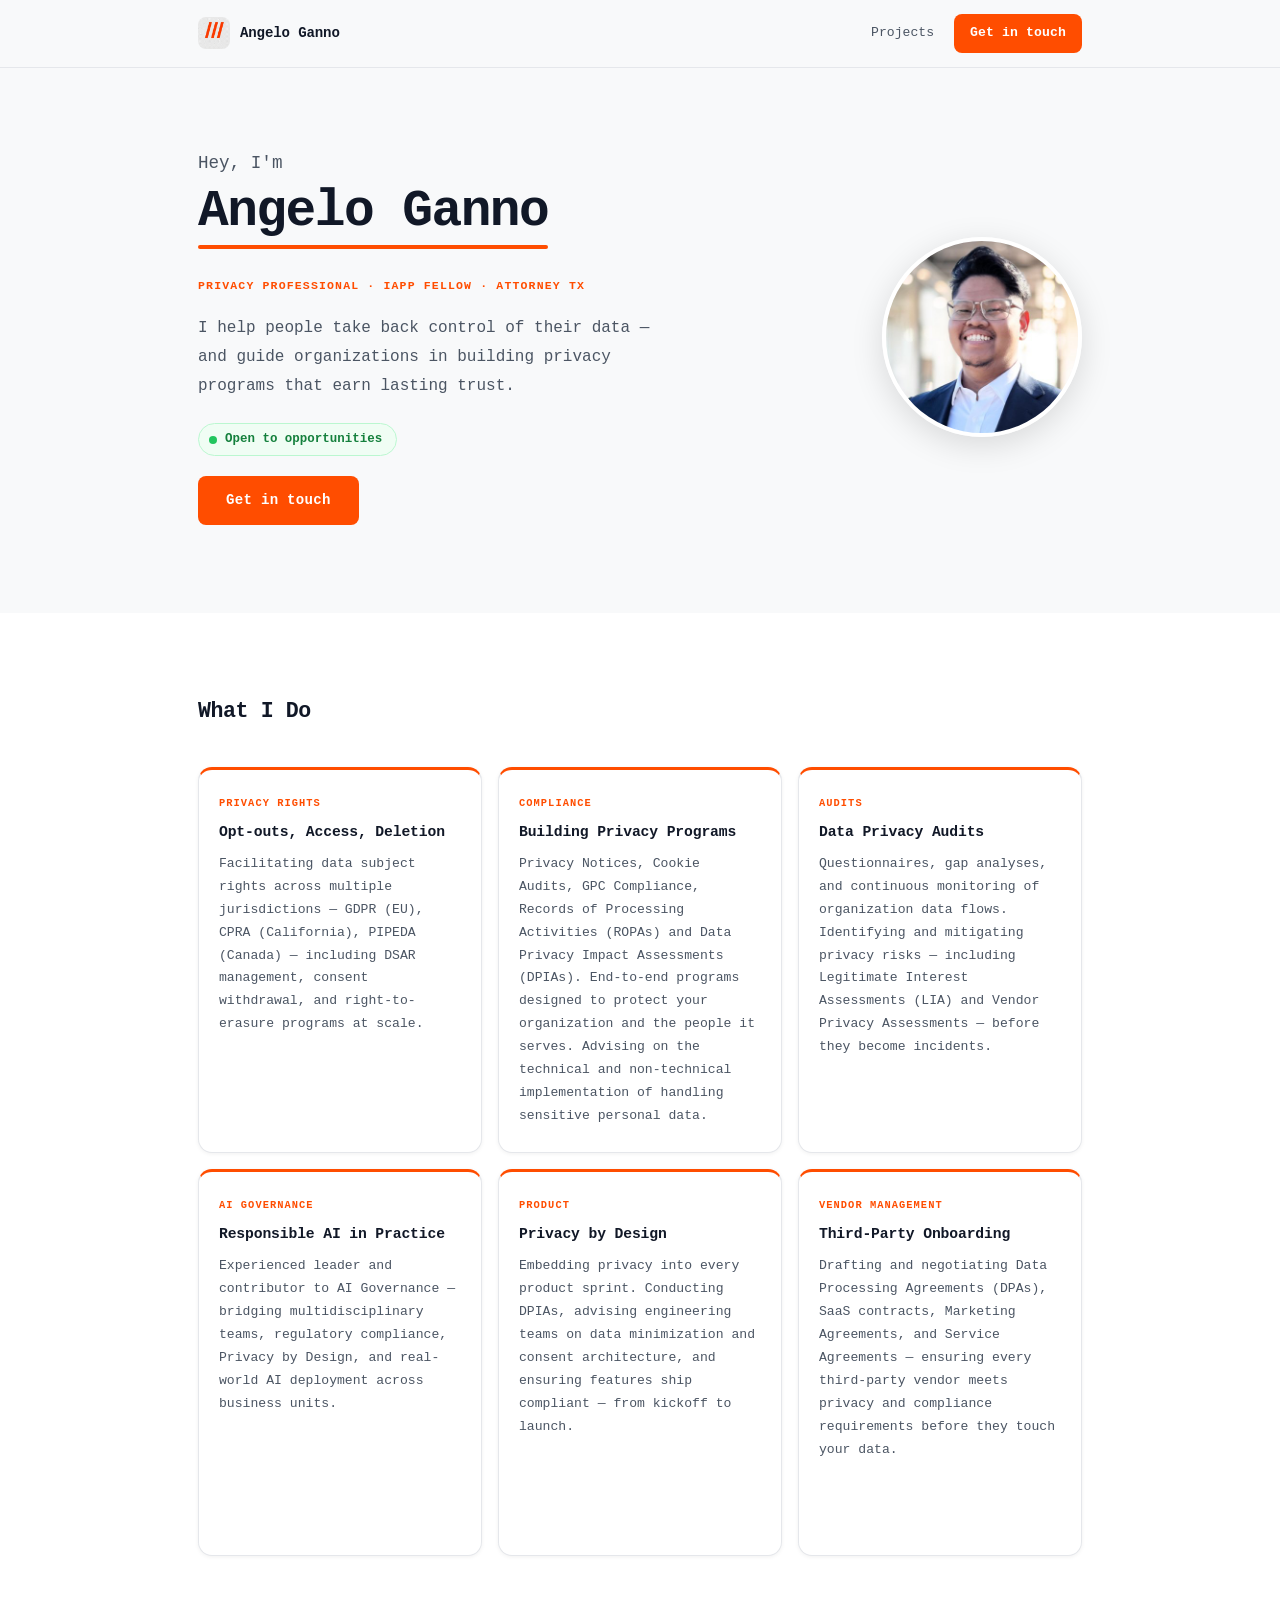
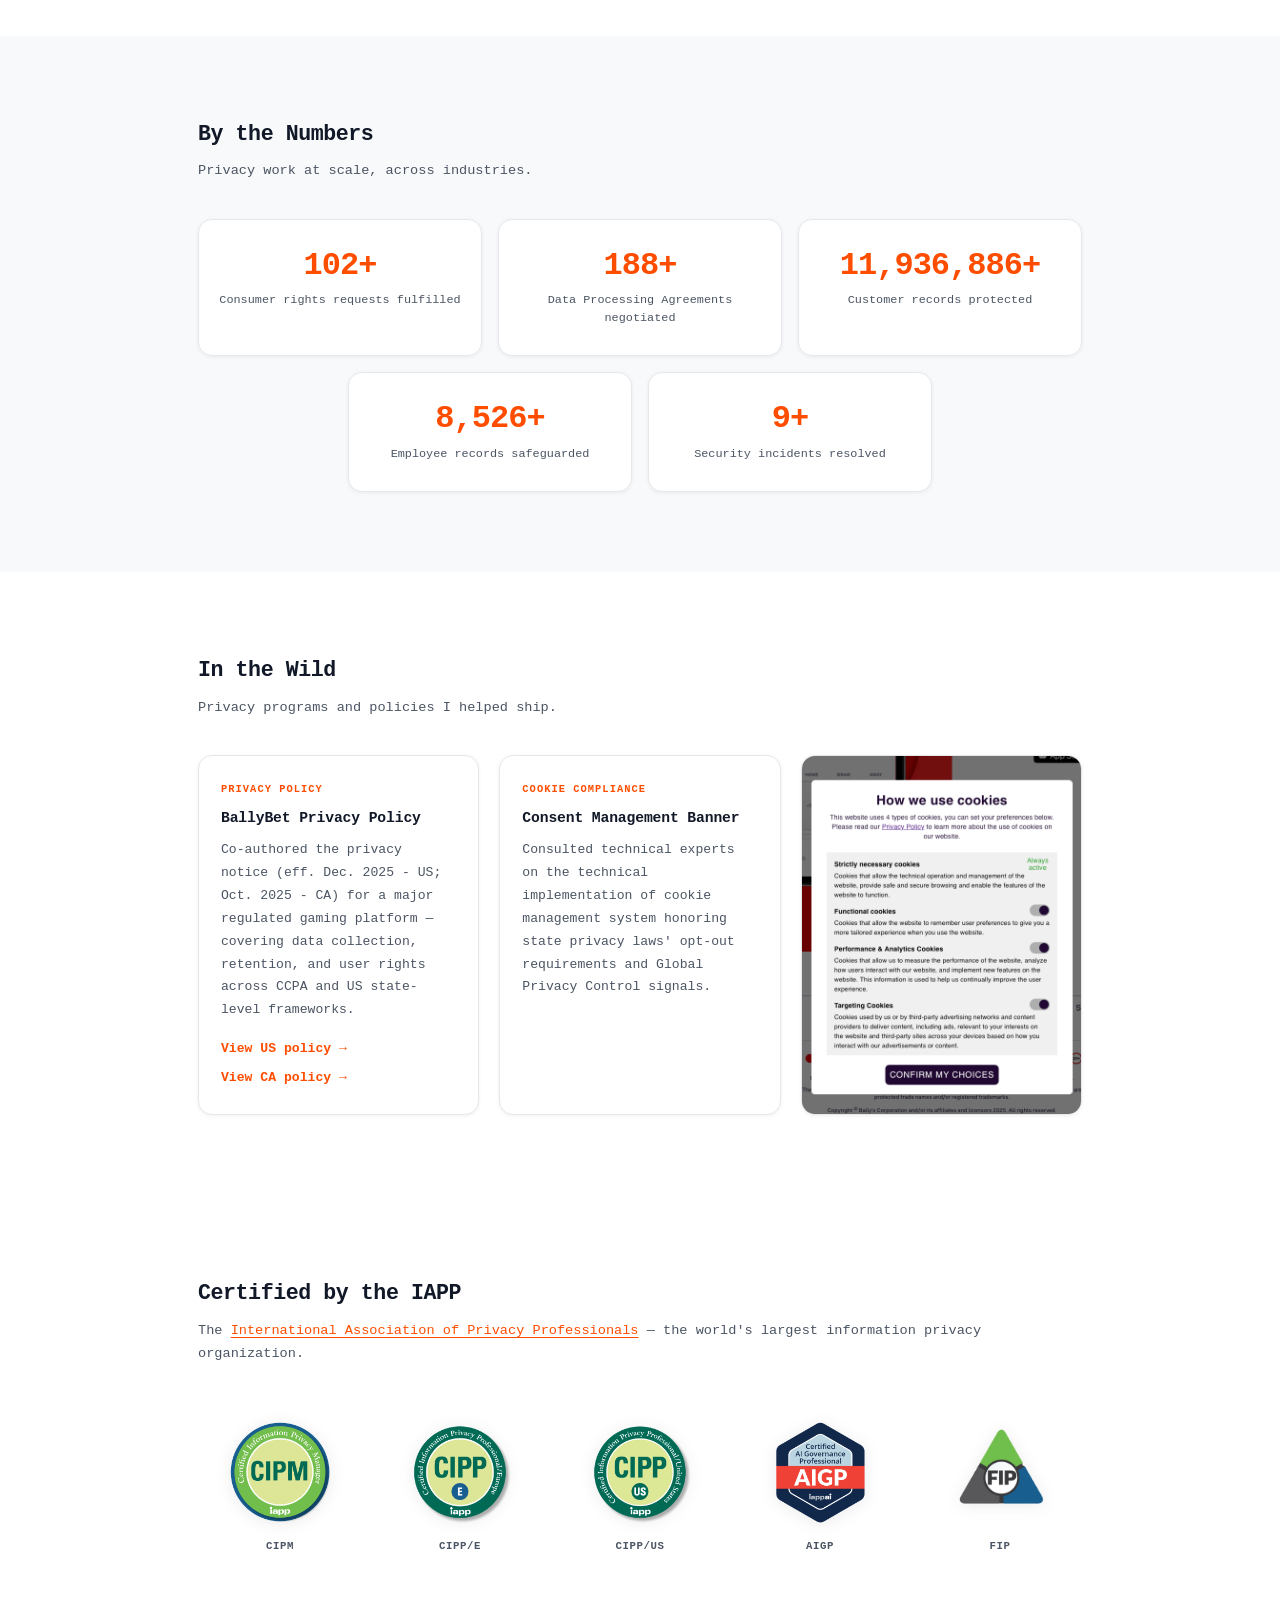
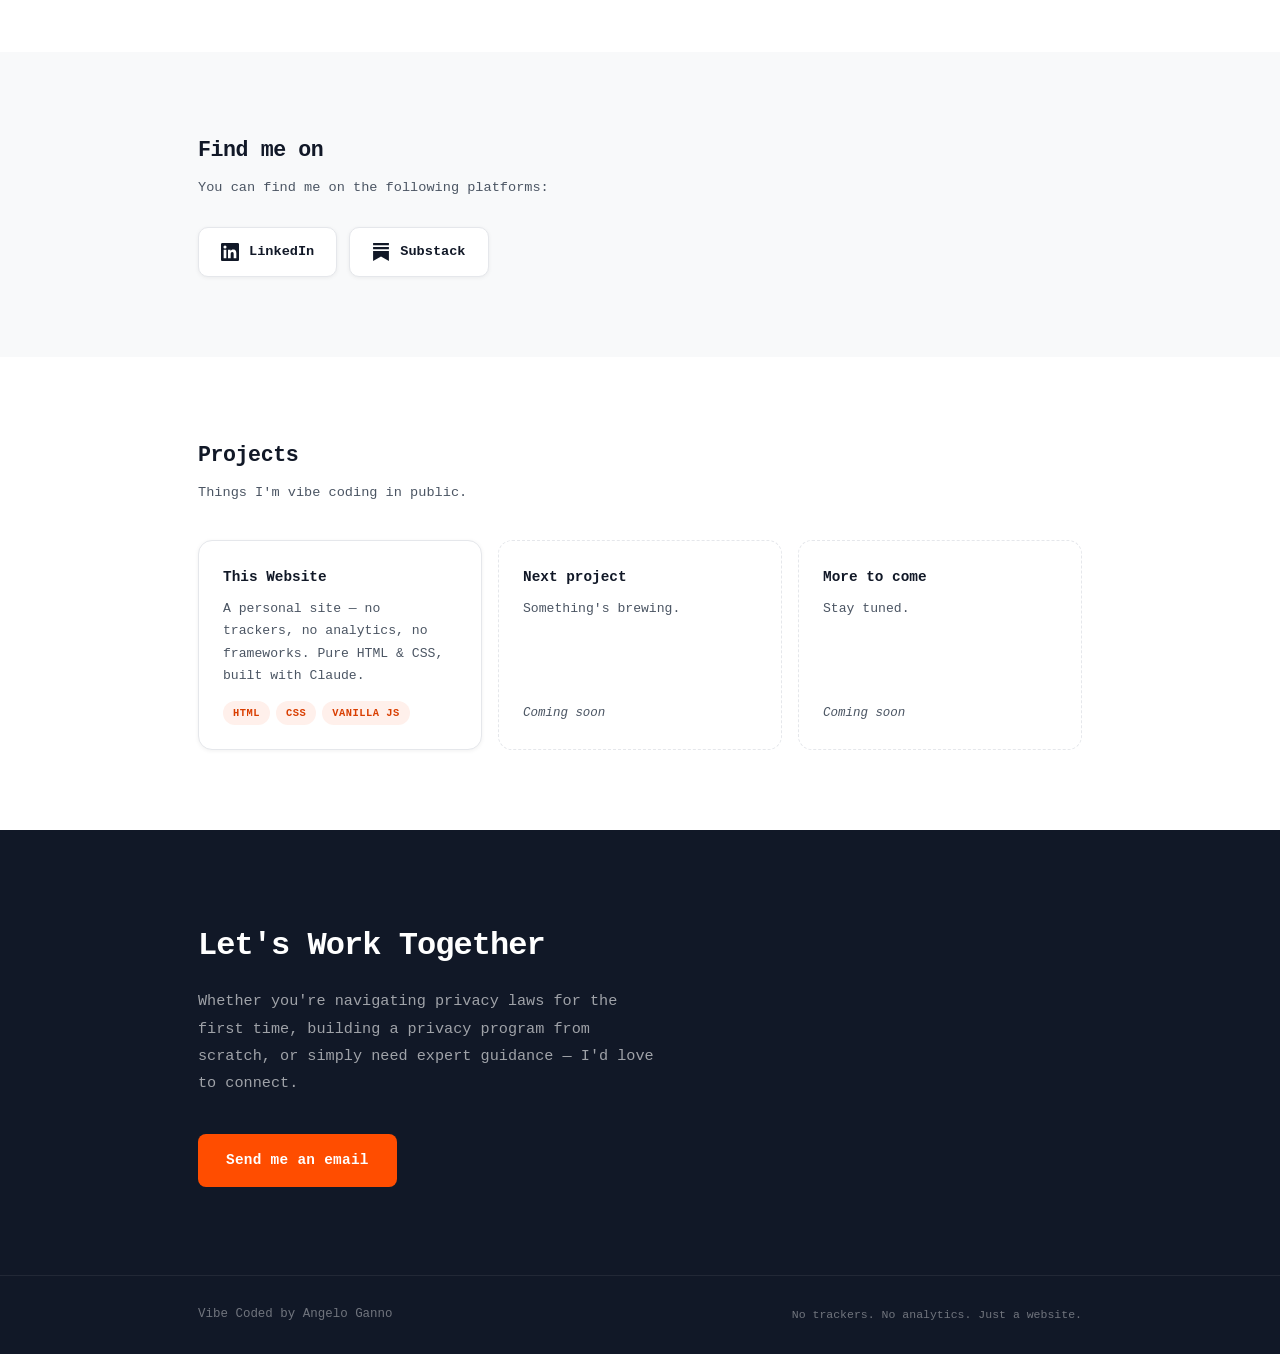
<file: index.html>
<!DOCTYPE html>
<html lang="en">
<head>
  <meta charset="UTF-8">
  <meta name="viewport" content="width=device-width, initial-scale=1.0">
  <meta name="description" content="Angelo Ganno — Privacy Professional. IAPP Fellow. Helping individuals and organizations navigate data privacy compliance across 12+ jurisdictions.">
  <meta name="robots" content="index, follow">

  <!-- Open Graph / Social Preview -->
  <meta property="og:title" content="Angelo Ganno — Privacy Professional">
  <meta property="og:description" content="IAPP Fellow. 5x Certified. Helping organizations build compliant privacy programs across 12+ jurisdictions.">
  <meta property="og:image" content="assets/images/angelo-photo.jpg">
  <meta property="og:type" content="profile">
  <meta name="twitter:card" content="summary_large_image">
  <meta name="twitter:title" content="Angelo Ganno — Privacy Professional">
  <meta name="twitter:description" content="IAPP Fellow. 5x Certified. Helping organizations build compliant privacy programs across 12+ jurisdictions.">
  <meta name="twitter:image" content="assets/images/angelo-photo.jpg">

  <title>Angelo Ganno — Privacy Professional</title>
  <link rel="stylesheet" href="style.css">

  <!-- JSON-LD Person Schema -->
  <script type="application/ld+json">
  {
    "@context": "https://schema.org",
    "@type": "Person",
    "name": "Angelo Ganno",
    "jobTitle": "Privacy Professional",
    "description": "IAPP Fellow and 5x certified privacy professional helping organizations build compliant privacy programs across 12+ jurisdictions.",
    "sameAs": [
      "https://linkedin.com/in/angelo-ganno",
      "https://substack.com/@angeloeth"
    ]
  }
  </script>
</head>
<body>

  <!-- ═══ NAV ═══ -->
  <nav class="nav">
    <div class="nav__inner">
      <a href="index.html" class="nav__brand">
        <img
          src="assets/images/Gemini_Generated_Image_gm3vv6gm3vv6gm3v.png"
          alt="Angelo Ganno logo"
          class="nav__logo"
        >
        <span class="nav__name">Angelo Ganno</span>
      </a>
      <div class="nav__right">
        <a href="projects.html" class="nav__link">Projects</a>
        <a href="#contact" class="nav__cta">Get in touch</a>
      </div>
    </div>
  </nav>

  <!-- ═══ HERO ═══ -->
  <!--
    SETUP: Save your headshot as:
      assets/images/angelo-photo.jpg
  -->
  <header class="hero">
    <div class="container">
      <div class="hero__inner">

        <div class="hero__text">
          <p class="hero__greeting">Hey, I'm</p>
          <div class="hero__name-wrap">
            <h1 class="hero__name">Angelo Ganno</h1>
          </div>
          <p class="hero__eyebrow">Privacy Professional · IAPP Fellow · Attorney TX</p>
          <p class="hero__sub">
            I help people take back control of their data — and guide
            organizations in building privacy programs that earn lasting trust.
          </p>

          <div class="hero__availability">
            <span class="hero__dot" aria-hidden="true"></span>
            Open to opportunities
          </div>

          <div class="hero__cta-row">
            <a href="#contact" class="hero__cta-btn">Get in touch</a>
          </div>
        </div>

        <div class="hero__photo">
          <img
            src="assets/images/angelo-photo.jpg"
            alt="Angelo Ganno"
            width="200"
            height="200"
          >
        </div>

      </div>
    </div>
  </header>

  <!-- ═══ WHAT I DO ═══ -->
  <section class="section section--alt">
    <div class="container">
      <h2 class="section__title">What I Do</h2>
      <div class="card-grid">

        <!-- Card 1: Privacy Rights -->
        <div class="card">
          <p class="card__label">Privacy Rights</p>
          <h3 class="card__title">Opt-outs, Access, Deletion</h3>
          <p class="card__body">
            Facilitating data subject rights across multiple jurisdictions —
            GDPR (EU), CPRA (California), PIPEDA (Canada) —
            including DSAR management, consent withdrawal, and right-to-erasure
            programs at scale.
          </p>
        </div>

        <!-- Card 2: Compliance -->
        <div class="card">
          <p class="card__label">Compliance</p>
          <h3 class="card__title">Building Privacy Programs</h3>
          <p class="card__body">
            Privacy Notices, Cookie Audits, GPC Compliance, Records of
            Processing Activities (ROPAs) and Data Privacy Impact Assessments (DPIAs). End-to-end programs designed to
            protect your organization and the people it serves. Advising on the
            technical and non-technical implementation of handling sensitive
            personal data.
          </p>
        </div>

        <!-- Card 3: Data Privacy Audits -->
        <div class="card">
          <p class="card__label">Audits</p>
          <h3 class="card__title">Data Privacy Audits</h3>
          <p class="card__body">
            Questionnaires, gap analyses, and continuous monitoring of
            organization data flows. Identifying and mitigating privacy risks
            — including Legitimate Interest Assessments (LIA) and Vendor
            Privacy Assessments — before they become incidents.
          </p>
        </div>

        <!-- Card 4: AI Governance -->
        <div class="card">
          <p class="card__label">AI Governance</p>
          <h3 class="card__title">Responsible AI in Practice</h3>
          <p class="card__body">
            Experienced leader and contributor to AI Governance — bridging multidisciplinary teams, regulatory compliance, Privacy by Design, and
            real-world AI deployment across business units.
          </p>
        </div>

        <!-- Card 5: Product Development -->
        <div class="card">
          <p class="card__label">Product</p>
          <h3 class="card__title">Privacy by Design</h3>
          <p class="card__body">
            Embedding privacy into every product sprint. Conducting DPIAs,
            advising engineering teams on data minimization and consent
            architecture, and ensuring features ship compliant — from kickoff
            to launch.
          </p>
        </div>

        <!-- Card 6: Third-Party Onboarding -->
        <div class="card">
          <p class="card__label">Vendor Management</p>
          <h3 class="card__title">Third-Party Onboarding</h3>
          <p class="card__body">
            Drafting and negotiating Data Processing Agreements (DPAs), SaaS
            contracts, Marketing Agreements, and Service Agreements — ensuring
            every third-party vendor meets privacy and compliance requirements
            before they touch your data.
          </p>
        </div>

      </div>
    </div>
  </section>

  <!-- ═══ IMPACT ═══ -->
  <section class="section">
    <div class="container">
      <h2 class="section__title">By the Numbers</h2>
      <p class="section__sub">Privacy work at scale, across industries.</p>
      <div class="stats-grid">

        <div class="stat-card">
          <span class="stat__number">120+</span>
          <span class="stat__label">Consumer rights requests fulfilled</span>
        </div>

        <div class="stat-card">
          <span class="stat__number">220+</span>
          <span class="stat__label">Data Processing Agreements negotiated</span>
        </div>

        <div class="stat-card">
          <span class="stat__number">14,000,000+</span>
          <span class="stat__label">Customer records protected</span>
        </div>

        <div class="stat-card">
          <span class="stat__number">10,000+</span>
          <span class="stat__label">Employee records safeguarded</span>
        </div>

        <div class="stat-card">
          <span class="stat__number">10+</span>
          <span class="stat__label">Security incidents resolved</span>
        </div>

      </div>
    </div>
  </section>

  <!-- ═══ IN THE WILD ═══ -->
  <section class="section section--alt">
    <div class="container">
      <h2 class="section__title">In the Wild</h2>
      <p class="section__sub">Privacy programs and policies I helped ship.</p>
      <div class="work-grid">

        <!-- Card 1: Privacy Policy -->
        <div class="work-card">
          <div class="work-card__content">
            <p class="card__label">Privacy Policy</p>
            <h3 class="work-card__title">BallyBet Privacy Policy</h3>
            <p class="work-card__body">
              Co-authored the privacy notice (eff. Dec. 2025 - US; Oct. 2025 - CA) for a major
              regulated gaming platform — covering data collection, retention, and user
              rights across CCPA and US state-level frameworks.
            </p>
            <a href="https://play.ballybet.com/account/privacy-policy" target="_blank" rel="noopener noreferrer" class="work-card__link">
              View US policy →
            </a>
            <a href="https://play.ballybet.ca/account/privacy-policy" target="_blank" rel="noopener noreferrer" class="work-card__link" style="margin-top:6px;">
              View CA policy →
            </a>
          </div>
        </div>

        <!-- Card 2: Cookie Compliance -->
        <div class="work-card">
          <div class="work-card__content">
            <p class="card__label">Cookie Compliance</p>
            <h3 class="work-card__title">Consent Management Banner</h3>
            <p class="work-card__body">
              Consulted technical experts on the technical implementation of cookie management
              system honoring state privacy laws' opt-out requirements and Global Privacy Control signals.
            </p>
          </div>
        </div>

        <!-- Card 3: Screenshot -->
        <div class="work-card work-card--screenshot">
          <img
            src="assets/images/bally-cmp-ui.png"
            alt="BallyBet consent management UI"
            class="work-card__screenshot"
          >
        </div>

      </div>
    </div>
  </section>

  <!-- ═══ CREDENTIALS ═══ -->
  <!--
    SETUP: Save your IAPP badge images as:
      assets/images/badge-fip.png
      assets/images/badge-aigp.png
      assets/images/badge-cipm.png
      assets/images/badge-cippe.png
      assets/images/badge-cippus.png
  -->
  <section class="section section--alt">
    <div class="container">
      <h2 class="section__title">Certified by the IAPP</h2>
      <p class="section__sub">
The <a href="https://iapp.org" target="_blank" rel="noopener noreferrer" style="color:var(--accent);text-decoration:underline;text-underline-offset:3px;">International Association of Privacy Professionals</a> — the world's largest information privacy organization.
      </p>
      <div class="badge-img-row">

        <figure class="badge-figure" title="CIPM — Certified Information Privacy Manager">
          <img src="assets/images/badge-cipm.png" alt="CIPM — Certified Information Privacy Manager">
          <figcaption>CIPM</figcaption>
        </figure>

        <figure class="badge-figure" title="CIPP/E — Certified Information Privacy Professional / Europe">
          <img src="assets/images/badge-cippe.png" alt="CIPP/E — Certified Information Privacy Professional / Europe">
          <figcaption>CIPP/E</figcaption>
        </figure>

        <figure class="badge-figure" title="CIPP/US — Certified Information Privacy Professional / United States">
          <img src="assets/images/badge-cippus.png" alt="CIPP/US — Certified Information Privacy Professional / United States">
          <figcaption>CIPP/US</figcaption>
        </figure>

        <figure class="badge-figure" title="AIGP — AI Governance Professional">
          <img src="assets/images/badge-aigp.png" alt="AIGP — AI Governance Professional">
          <figcaption>AIGP</figcaption>
        </figure>

        <figure class="badge-figure" title="FIP — Fellow of Information Privacy">
          <img src="assets/images/badge-fip.png" alt="FIP — Fellow of Information Privacy">
          <figcaption>FIP</figcaption>
        </figure>

      </div>
    </div>
  </section>

  <!-- ═══ FIND ME ON ═══ -->
  <section class="section" id="contact">
    <div class="container">
      <h2 class="section__title">Find me on</h2>
      <p class="section__sub">You can find me on the following platforms:</p>
      <div class="social-row">

        <!-- UPDATE: Replace href with your LinkedIn profile URL -->
        <a
          href="https://linkedin.com/in/angelo-ganno"
          target="_blank"
          rel="noopener noreferrer"
          class="social-btn"
        >
          <!-- LinkedIn icon -->
          <svg xmlns="http://www.w3.org/2000/svg" viewBox="0 0 24 24" fill="currentColor" aria-hidden="true">
            <path d="M20.447 20.452h-3.554v-5.569c0-1.328-.027-3.037-1.852-3.037-1.853 0-2.136 1.445-2.136 2.939v5.667H9.351V9h3.414v1.561h.046c.477-.9 1.637-1.85 3.37-1.85 3.601 0 4.267 2.37 4.267 5.455v6.286zM5.337 7.433a2.062 2.062 0 01-2.063-2.065 2.064 2.064 0 112.063 2.065zm1.782 13.019H3.555V9h3.564v11.452zM22.225 0H1.771C.792 0 0 .774 0 1.729v20.542C0 23.227.792 24 1.771 24h20.451C23.2 24 24 23.227 24 22.271V1.729C24 .774 23.2 0 22.222 0h.003z"/>
          </svg>
          LinkedIn
        </a>

        <a
          href="https://substack.com/@angeloeth"
          target="_blank"
          rel="noopener noreferrer"
          class="social-btn"
        >
          <!-- Substack icon -->
          <svg xmlns="http://www.w3.org/2000/svg" viewBox="0 0 24 24" fill="currentColor" aria-hidden="true">
            <path d="M22.539 8.242H1.46V5.406h21.08v2.836zM1.46 10.812V24L12 18.11 22.54 24V10.812H1.46zM22.54 0H1.46v2.836h21.08V0z"/>
          </svg>
          Substack
        </a>

      </div>
    </div>
  </section>

  <!-- ═══ PROJECTS ═══ -->
  <section class="section section--alt">
    <div class="container">
      <h2 class="section__title">Projects</h2>
      <p class="section__sub">Things I'm vibe coding in public.</p>
      <div class="projects-grid">

        <div class="project-card">
          <h3 class="project-card__title">This Website</h3>
          <p class="project-card__desc">
            A personal site — no trackers, no analytics, no
            frameworks. Pure HTML &amp; CSS, built with Claude.
          </p>
          <div class="tags">
            <span class="tag">HTML</span>
            <span class="tag">CSS</span>
            <span class="tag">Vanilla JS</span>
          </div>
        </div>

        <div class="project-card project-card--placeholder">
          <h3 class="project-card__title">Next project</h3>
          <p class="project-card__desc">Something's brewing.</p>
          <p class="project-card__coming">Coming soon</p>
        </div>

        <div class="project-card project-card--placeholder">
          <h3 class="project-card__title">More to come</h3>
          <p class="project-card__desc">Stay tuned.</p>
          <p class="project-card__coming">Coming soon</p>
        </div>

      </div>
    </div>
  </section>

  <!-- ═══ CTA ═══ -->
  <section class="cta">
    <div class="container">
      <h2 class="cta__title">Let's Work Together</h2>
      <p class="cta__body">
        Whether you're navigating privacy laws for the first time, building a privacy program
        from scratch, or simply need expert guidance — I'd love to connect.
      </p>
      <a class="cta__btn" id="cta-email" href="#">Send me an email</a>
    </div>
  </section>

  <!-- ═══ FOOTER ═══ -->
  <footer class="footer">
    <div class="footer__inner">
      <p>Vibe Coded by Angelo Ganno</p>
      <p class="footer__note">No trackers. No analytics. Just a website.</p>
    </div>
  </footer>

  <script>
    // ── Email: assembled at click time, never in HTML source ──
    document.getElementById('cta-email').addEventListener('click', function (e) {
      e.preventDefault();
      window.location.href = 'mailto:' + ['angleog.3k6tt', '@', 'passmail.net'].join('');
    });

    // ── Stat counter animation ──
    function animateCounter(el) {
      const raw    = el.textContent.trim();
      const suffix = raw.includes('+') ? '+' : '';
      const target = parseInt(raw.replace(/[^0-9]/g, ''), 10);
      const dur    = 1500; // ms
      const start  = performance.now();

      function fmt(n) {
        return n.toLocaleString('en-US') + suffix;
      }

      function step(now) {
        const p    = Math.min((now - start) / dur, 1);
        // ease-out cubic
        const ease = 1 - Math.pow(1 - p, 3);
        el.textContent = fmt(Math.round(ease * target));
        if (p < 1) requestAnimationFrame(step);
        else el.textContent = fmt(target);
      }

      requestAnimationFrame(step);
    }

    // ── Scroll-triggered entrance animations + stat counters ──
    const observer = new IntersectionObserver(
      (entries) => entries.forEach(e => {
        if (e.isIntersecting) {
          e.target.classList.add('visible');
          const num = e.target.querySelector('.stat__number');
          if (num) animateCounter(num);
          observer.unobserve(e.target);
        }
      }),
      { threshold: 0.12 }
    );
    document.querySelectorAll('.card, .stat-card').forEach(el => observer.observe(el));
  </script>

</body>
</html>
</file>
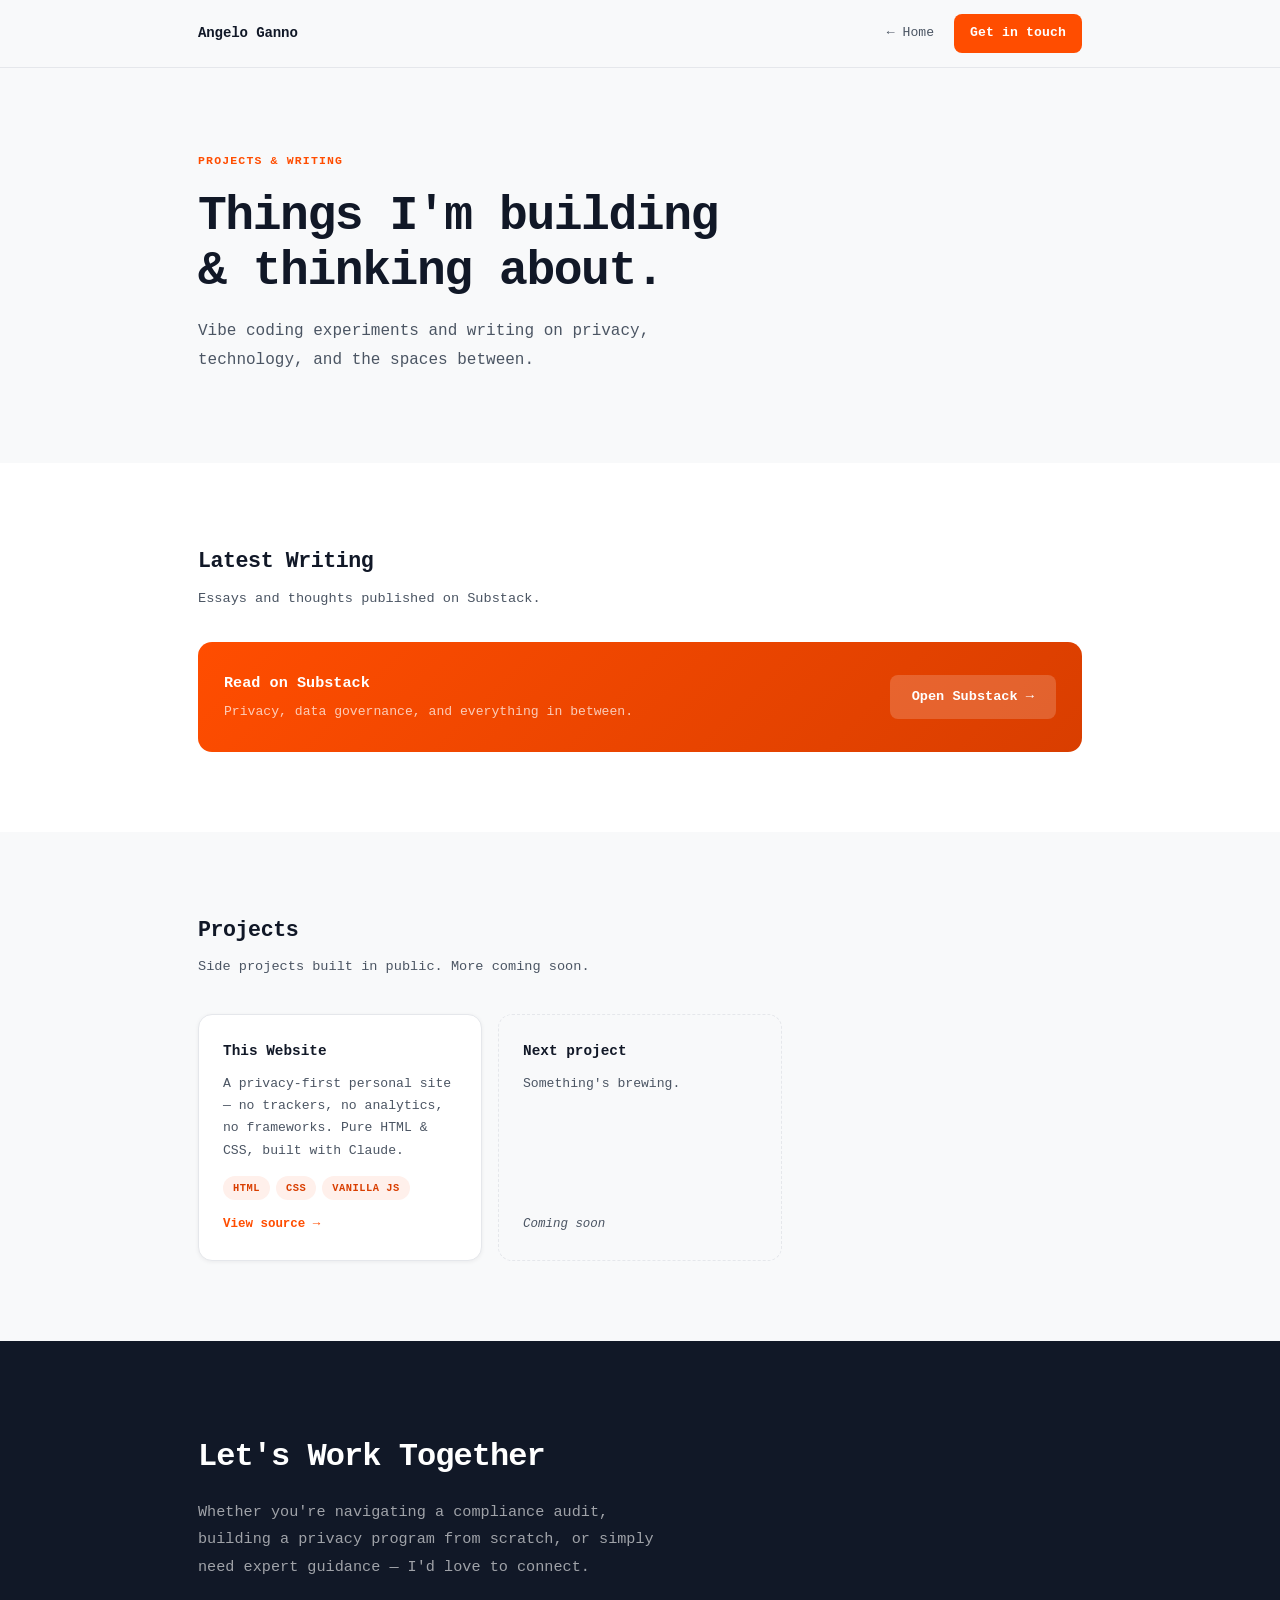
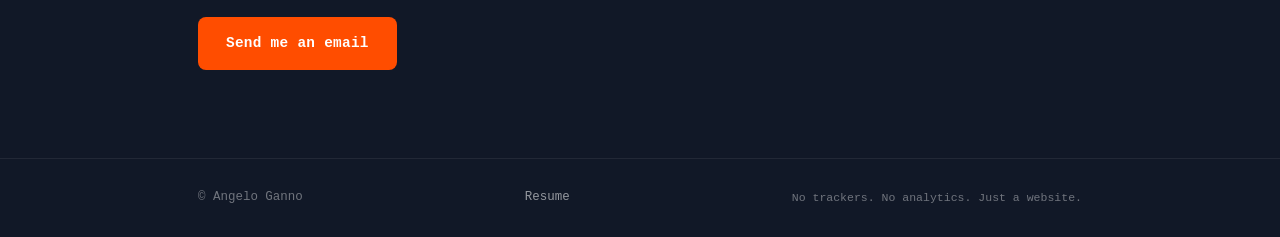
<file: projects.html>
<!DOCTYPE html>
<html lang="en">
<head>
  <meta charset="UTF-8">
  <meta name="viewport" content="width=device-width, initial-scale=1.0">
  <meta name="description" content="Angelo Ganno — Projects, experiments, and writing on privacy, technology, and the spaces between.">
  <meta name="robots" content="index, follow">
  <title>Projects &amp; Writing — Angelo Ganno</title>
  <link rel="stylesheet" href="style.css">
</head>
<body>

  <!-- ═══ NAV ═══ -->
  <nav class="nav">
    <div class="nav__inner">
      <a href="index.html" class="nav__name">Angelo Ganno</a>
      <div class="nav__right">
        <a href="index.html" class="nav__link">← Home</a>
        <a href="index.html#contact" class="nav__cta">Get in touch</a>
      </div>
    </div>
  </nav>

  <!-- ═══ HERO ═══ -->
  <header class="hero">
    <div class="container">
      <p class="hero__eyebrow">Projects &amp; Writing</p>
      <h1 class="hero__headline">Things I'm building<br>&amp; thinking about.</h1>
      <div class="hero__accent"></div>
      <p class="hero__sub">
        Vibe coding experiments and writing on privacy, technology, and the
        spaces between.
      </p>
    </div>
  </header>

  <!-- ═══ WRITING / SUBSTACK ═══ -->
  <section class="section section--alt">
    <div class="container">
      <h2 class="section__title">Latest Writing</h2>
      <p class="section__sub">Essays and thoughts published on Substack.</p>

      <!-- Always-visible Substack card -->
      <div class="substack-card">
        <div class="substack-card__text">
          <h3>Read on Substack</h3>
          <p>Privacy, data governance, and everything in between.</p>
        </div>
        <a
          href="https://substack.com/@angeloeth"
          target="_blank"
          rel="noopener noreferrer"
          class="substack-card__link"
        >
          Open Substack →
        </a>
      </div>

      <!-- Recent posts — populated by JS from RSS, hidden on failure -->
      <div id="posts-list" class="posts-list" aria-live="polite">
        <p class="posts-loading">Loading recent posts…</p>
      </div>

    </div>
  </section>

  <!-- ═══ PROJECTS ═══ -->
  <section class="section">
    <div class="container">
      <h2 class="section__title">Projects</h2>
      <p class="section__sub">Side projects built in public. More coming soon.</p>

      <div class="projects-grid">

        <!-- This very website -->
        <div class="project-card">
          <h3 class="project-card__title">This Website</h3>
          <p class="project-card__desc">
            A privacy-first personal site — no trackers, no analytics, no frameworks.
            Pure HTML &amp; CSS, built with Claude.
          </p>
          <div class="tags">
            <span class="tag">HTML</span>
            <span class="tag">CSS</span>
            <span class="tag">Vanilla JS</span>
          </div>
          <a
            href="https://github.com"
            target="_blank"
            rel="noopener noreferrer"
            class="project-link"
          >View source →</a>
        </div>

        <!-- Placeholder -->
        <div class="project-card project-card--placeholder">
          <h3 class="project-card__title">Next project</h3>
          <p class="project-card__desc">Something's brewing.</p>
          <p class="project-card__coming">Coming soon</p>
        </div>

      </div>
    </div>
  </section>

  <!-- ═══ CTA ═══ -->
  <section class="cta">
    <div class="container">
      <h2 class="cta__title">Let's Work Together</h2>
      <p class="cta__body">
        Whether you're navigating a compliance audit, building a privacy program from scratch,
        or simply need expert guidance — I'd love to connect.
      </p>
      <a class="cta__btn" id="cta-email" href="#">Send me an email</a>
    </div>
  </section>

  <!-- ═══ FOOTER ═══ -->
  <footer class="footer">
    <div class="footer__inner">
      <p>© Angelo Ganno</p>
      <p><a href="index.html">Resume</a></p>
      <p class="footer__note">No trackers. No analytics. Just a website.</p>
    </div>
  </footer>

  <script>
    // Email CTA
    document.getElementById('cta-email').addEventListener('click', function (e) {
      e.preventDefault();
      window.location.href = 'mailto:' + ['angleog.3k6tt', '@', 'passmail.net'].join('');
    });

    // Substack RSS fetch — graceful fallback if CORS/network fails
    (async function loadSubstackPosts() {
      const container = document.getElementById('posts-list');
      if (!container) return;

      try {
        const feedUrl = 'https://angeloeth.substack.com/feed';
        const res = await fetch(feedUrl);
        if (!res.ok) throw new Error('Feed unavailable');

        const xml  = await res.text();
        const doc  = new DOMParser().parseFromString(xml, 'text/xml');
        const items = Array.from(doc.querySelectorAll('item')).slice(0, 4);

        if (items.length === 0) throw new Error('No items');

        container.innerHTML = items.map(item => {
          const rawTitle = item.querySelector('title')?.textContent ?? 'Untitled';
          const link     = item.querySelector('link')?.textContent?.trim() ?? '#';
          const pubDate  = item.querySelector('pubDate')?.textContent ?? '';
          const title    = rawTitle.replace(/<!\[CDATA\[|\]\]>/g, '').trim();
          const date     = pubDate
            ? new Date(pubDate).toLocaleDateString('en-US', {
                year: 'numeric', month: 'long', day: 'numeric',
              })
            : '';

          return `
            <a href="${link}" target="_blank" rel="noopener noreferrer" class="post-item">
              <div>
                <div class="post-item__title">${title}</div>
                ${date ? `<div class="post-item__date">${date}</div>` : ''}
              </div>
              <span class="post-item__arrow">→</span>
            </a>
          `;
        }).join('');

      } catch (_) {
        // No posts loaded — remove loading indicator, Substack card above remains
        container.remove();
      }
    })();
  </script>

</body>
</html>
</file>
<file: style.css>
/* ===========================
   FONT — JetBrains Mono (Consolas-family monospace via Bunny CDN)
   =========================== */
@import url('https://fonts.bunny.net/css?family=jetbrains-mono:400,500,600,700,800&display=swap');

/* ===========================
   DESIGN TOKENS
   =========================== */
:root {
  --bg:            #F8F9FA;
  --card-bg:       #FFFFFF;
  --border:        #E5E7EB;
  --accent:        #FF4D00;
  --accent-dark:   #D93E00;
  --accent-light:  #FFF0EB;
  --text:          #111827;
  --muted:         #4B5563;
  --dark-bg:       #111827;
  --radius:        14px;
  --shadow:        0 1px 4px rgba(0,0,0,0.06);
  --shadow-lg:     0 6px 24px rgba(0,0,0,0.1);
  --max-w:         940px;
  --font:          'Consolas', 'JetBrains Mono', 'Menlo', 'Monaco', 'Courier New', monospace;
}

/* ===========================
   RESET & BASE
   =========================== */
*, *::before, *::after { box-sizing: border-box; margin: 0; padding: 0; }
html { scroll-behavior: smooth; }
body {
  font-family: var(--font);
  background: var(--bg);
  color: var(--text);
  line-height: 1.75;
  -webkit-font-smoothing: antialiased;
  font-size: 15px;
}
a { color: inherit; text-decoration: none; }
img { max-width: 100%; display: block; }

/* ===========================
   LAYOUT
   =========================== */
.container {
  max-width: var(--max-w);
  margin: 0 auto;
  padding: 0 28px;
}
.section      { padding: 80px 0; }
.section--alt { background: var(--card-bg); }

/* ===========================
   NAV
   =========================== */
.nav {
  position: sticky;
  top: 0;
  z-index: 100;
  background: rgba(248,249,250,0.92);
  backdrop-filter: blur(12px);
  -webkit-backdrop-filter: blur(12px);
  border-bottom: 1px solid var(--border);
}
.nav__inner {
  max-width: var(--max-w);
  margin: 0 auto;
  padding: 14px 28px;
  display: flex;
  align-items: center;
  justify-content: space-between;
}
.nav__brand {
  display: flex;
  align-items: center;
  gap: 10px;
  text-decoration: none;
}
.nav__logo {
  width: 32px;
  height: 32px;
  border-radius: 8px;
  object-fit: cover;
  flex-shrink: 0;
}
.nav__name {
  font-weight: 700;
  font-size: 0.88rem;
  letter-spacing: -0.01em;
  color: var(--text);
}
.nav__right {
  display: flex;
  align-items: center;
  gap: 20px;
}
.nav__link {
  font-size: 0.82rem;
  font-weight: 500;
  color: var(--muted);
  transition: color 0.2s;
}
.nav__link:hover { color: var(--accent); }
.nav__cta {
  font-size: 0.82rem;
  font-weight: 700;
  color: #fff;
  background: var(--accent);
  padding: 8px 16px;
  border-radius: 8px;
  transition: background 0.2s, transform 0.15s;
  letter-spacing: 0.01em;
}
.nav__cta:hover {
  background: var(--accent-dark);
  transform: translateY(-1px);
}

/* ===========================
   ANIMATIONS
   =========================== */
@keyframes pulse-dot {
  0%, 100% { transform: scale(1); opacity: 1; }
  50%       { transform: scale(1.6); opacity: 0.4; }
}

@keyframes fadeUp {
  from { opacity: 0; transform: translateY(18px); }
  to   { opacity: 1; transform: translateY(0); }
}

/* ===========================
   HERO
   =========================== */
.hero { padding: 80px 0 88px; }

.hero__inner {
  display: grid;
  grid-template-columns: 1fr auto;
  align-items: center;
  gap: 64px;
}
.hero__greeting {
  font-size: 1.1rem;
  font-weight: 500;
  color: var(--muted);
  margin-bottom: 4px;
}
.hero__name-wrap {
  display: inline-block;
  position: relative;
  margin-bottom: 24px;
  padding-bottom: 10px;
}
.hero__name-wrap::after {
  content: '';
  position: absolute;
  left: 0;
  bottom: 0;
  width: 100%;
  height: 4px;
  background: var(--accent);
  border-radius: 2px;
}
.hero__name {
  font-size: clamp(2.2rem, 5vw, 3.2rem);
  font-weight: 800;
  letter-spacing: -0.03em;
  line-height: 1.1;
  color: var(--text);
}
.hero__eyebrow {
  display: inline-flex;
  align-items: center;
  gap: 8px;
  font-size: 0.72rem;
  font-weight: 700;
  letter-spacing: 0.1em;
  text-transform: uppercase;
  color: var(--accent);
  margin-bottom: 18px;
}
.hero__sub {
  font-size: 1rem;
  color: var(--muted);
  line-height: 1.8;
  max-width: 480px;
}

/* Hero entrance stagger */
.hero__greeting  { animation: fadeUp 0.5s ease both; animation-delay: 0.05s; }
.hero__name-wrap { animation: fadeUp 0.5s ease both; animation-delay: 0.12s; }
.hero__eyebrow   { animation: fadeUp 0.5s ease both; animation-delay: 0.20s; }
.hero__sub       { animation: fadeUp 0.5s ease both; animation-delay: 0.28s; }
.hero__availability { animation: fadeUp 0.5s ease both; animation-delay: 0.36s; }
.hero__cta-row   { animation: fadeUp 0.5s ease both; animation-delay: 0.44s; }

/* Availability badge */
.hero__availability {
  display: inline-flex;
  align-items: center;
  gap: 8px;
  margin-top: 22px;
  font-size: 0.78rem;
  font-weight: 600;
  color: #15803d;
  background: #f0fdf4;
  border: 1px solid #bbf7d0;
  border-radius: 999px;
  padding: 5px 14px 5px 10px;
}
.hero__dot {
  display: inline-block;
  width: 8px;
  height: 8px;
  border-radius: 50%;
  background: #22c55e;
  animation: pulse-dot 2s ease-in-out infinite;
  flex-shrink: 0;
}

/* Hero CTA button */
.hero__cta-row { margin-top: 20px; }
.hero__cta-btn {
  display: inline-block;
  background: var(--accent);
  color: #fff;
  font-size: 0.88rem;
  font-weight: 700;
  padding: 12px 28px;
  border-radius: 8px;
  font-family: var(--font);
  letter-spacing: 0.02em;
  transition: background 0.2s, transform 0.15s;
}
.hero__cta-btn:hover {
  background: var(--accent-dark);
  transform: translateY(-1px);
}

.hero__photo { flex-shrink: 0; }
.hero__photo img {
  width: 200px;
  height: 200px;
  border-radius: 50%;
  object-fit: cover;
  object-position: center top;
  border: 4px solid var(--card-bg);
  box-shadow: 0 8px 32px rgba(0,0,0,0.13);
}

/* ===========================
   SECTION HEADINGS
   =========================== */
/* Scroll offset for all sections so sticky nav doesn't obscure them */
.section__title, .section { scroll-margin-top: 72px; }
.section__title {
  font-size: 1.35rem;
  font-weight: 800;
  color: var(--text);
  letter-spacing: -0.02em;
  margin-bottom: 6px;
}
.section__sub {
  font-size: 0.85rem;
  color: var(--muted);
  line-height: 1.7;
}

/* ===========================
   WHAT I DO — 6-CARD GRID (3 × 2, equal size)
   =========================== */
.card-grid {
  display: grid;
  grid-template-columns: repeat(3, 1fr);
  grid-auto-rows: 1fr;
  gap: 16px;
  margin-top: 36px;
}

.card {
  background: var(--card-bg);
  border: 1px solid var(--border);
  border-top: 3px solid var(--accent);
  border-radius: var(--radius);
  padding: 24px 20px;
  box-shadow: var(--shadow);
  /* entrance animation */
  opacity: 0;
  transform: translateY(20px);
  transition: opacity 0.5s ease, transform 0.5s ease, box-shadow 0.2s ease;
}
.card.visible { opacity: 1; transform: translateY(0); }
.card:nth-child(1) { transition-delay: 0.05s; }
.card:nth-child(2) { transition-delay: 0.11s; }
.card:nth-child(3) { transition-delay: 0.17s; }
.card:nth-child(4) { transition-delay: 0.23s; }
.card:nth-child(5) { transition-delay: 0.29s; }
.card:nth-child(6) { transition-delay: 0.35s; }
.card:hover { box-shadow: var(--shadow-lg); }

.card__label {
  font-size: 0.65rem;
  font-weight: 700;
  letter-spacing: 0.1em;
  text-transform: uppercase;
  color: var(--accent);
  margin-bottom: 10px;
}
.card__title {
  font-size: 0.92rem;
  font-weight: 700;
  color: var(--text);
  margin-bottom: 10px;
  letter-spacing: -0.01em;
  line-height: 1.4;
}
.card__body {
  font-size: 0.82rem;
  color: var(--muted);
  line-height: 1.75;
}

/* ===========================
   IMPACT — STAT CARDS
   =========================== */
.stats-grid {
  display: grid;
  grid-template-columns: repeat(6, 1fr);
  gap: 16px;
  margin-top: 36px;
}
.stat-card              { grid-column: span 2; }
.stat-card:nth-child(4) { grid-column: 2 / 4; }
.stat-card:nth-child(5) { grid-column: 4 / 6; }

.stat-card {
  background: var(--card-bg);
  border: 1px solid var(--border);
  border-radius: var(--radius);
  padding: 28px 16px;
  box-shadow: var(--shadow);
  text-align: center;
  opacity: 0;
  transform: translateY(16px);
  transition: opacity 0.45s ease, transform 0.45s ease;
}
.stat-card.visible       { opacity: 1; transform: translateY(0); }
.stat-card:nth-child(1)  { transition-delay: 0.05s; }
.stat-card:nth-child(2)  { transition-delay: 0.12s; }
.stat-card:nth-child(3)  { transition-delay: 0.19s; }
.stat-card:nth-child(4)  { transition-delay: 0.26s; }
.stat-card:nth-child(5)  { transition-delay: 0.33s; }

.stat__number {
  display: block;
  font-size: 2rem;
  font-weight: 800;
  color: var(--accent);
  letter-spacing: -0.03em;
  line-height: 1.1;
  margin-bottom: 8px;
}
.stat__label {
  display: block;
  font-size: 0.74rem;
  color: var(--muted);
  line-height: 1.55;
}

/* ===========================
   IN THE WILD — WORK SHOWCASE
   =========================== */
.work-grid {
  display: grid;
  grid-template-columns: repeat(3, 1fr);
  gap: 20px;
  margin-top: 36px;
  align-items: stretch;
}
.work-card {
  background: var(--card-bg);
  border: 1px solid var(--border);
  border-radius: var(--radius);
  box-shadow: var(--shadow);
  overflow: hidden;
  display: flex;
  flex-direction: column;
  transition: box-shadow 0.2s, transform 0.2s;
}
.work-card:hover { box-shadow: var(--shadow-lg); transform: translateY(-2px); }
.work-card--screenshot {
  padding: 0;
  min-height: 220px;
}
.work-card__screenshot {
  width: 100%;
  height: 100%;
  object-fit: cover;
  object-position: center top;
  display: block;
}
.work-card__content {
  padding: 24px 22px;
  display: flex;
  flex-direction: column;
  flex: 1;
}
.work-card__title {
  font-size: 0.92rem;
  font-weight: 700;
  color: var(--text);
  margin-bottom: 10px;
  letter-spacing: -0.01em;
  line-height: 1.4;
}
.work-card__body {
  font-size: 0.82rem;
  color: var(--muted);
  line-height: 1.75;
  flex: 1;
}
.work-card__link {
  display: inline-block;
  margin-top: 16px;
  font-size: 0.82rem;
  font-weight: 600;
  color: var(--accent);
  transition: color 0.2s;
}
.work-card__link:hover { color: var(--accent-dark); }

/* ===========================
   CREDENTIALS — IAPP BADGE IMAGES
   =========================== */
.badge-img-row {
  display: grid;
  grid-template-columns: repeat(5, 1fr);
  gap: 16px;
  margin-top: 36px;
}
.badge-figure {
  display: flex;
  flex-direction: column;
  align-items: center;
  justify-content: flex-end;
  gap: 10px;
  cursor: default;
  padding: 16px 8px;
}
.badge-figure img {
  width: 100%;
  max-width: 110px;
  height: auto;
  aspect-ratio: 1;
  object-fit: contain;
  filter: drop-shadow(0 2px 8px rgba(0,0,0,0.08));
  transition: transform 0.25s ease, filter 0.25s ease;
}
.badge-figure:hover img {
  transform: scale(1.1) translateY(-4px);
  filter: drop-shadow(0 8px 20px rgba(0,0,0,0.15));
}
.badge-figure figcaption {
  font-size: 0.67rem;
  font-weight: 700;
  color: var(--muted);
  text-align: center;
  letter-spacing: 0.05em;
  text-transform: uppercase;
}

@media (max-width: 600px) {
  .badge-img-row {
    grid-template-columns: repeat(3, 1fr);
  }
}
@media (max-width: 380px) {
  .badge-img-row {
    grid-template-columns: repeat(2, 1fr);
  }
}

/* ===========================
   FIND ME ON
   =========================== */
/* Scroll offset so sticky nav doesn't cover the section heading */
#contact { scroll-margin-top: 72px; }

.social-row {
  display: flex;
  flex-wrap: wrap;
  gap: 12px;
  margin-top: 28px;
}
.social-btn {
  display: inline-flex;
  align-items: center;
  gap: 10px;
  padding: 12px 22px;
  border-radius: 10px;
  border: 1.5px solid var(--border);
  background: var(--card-bg);
  font-size: 0.85rem;
  font-weight: 600;
  color: var(--text);
  box-shadow: var(--shadow);
  transition: border-color 0.2s, box-shadow 0.2s, transform 0.2s, color 0.2s;
  font-family: var(--font);
}
.social-btn:hover {
  border-color: var(--accent);
  color: var(--accent);
  box-shadow: var(--shadow-lg);
  transform: translateY(-2px);
}
.social-btn svg {
  flex-shrink: 0;
  width: 18px;
  height: 18px;
}

/* ===========================
   PROJECTS (on resume page)
   =========================== */
.projects-grid {
  display: grid;
  grid-template-columns: repeat(3, 1fr);
  gap: 16px;
  margin-top: 36px;
}
.project-card {
  background: var(--card-bg);
  border: 1px solid var(--border);
  border-radius: var(--radius);
  padding: 24px;
  box-shadow: var(--shadow);
  transition: box-shadow 0.2s, transform 0.2s;
  display: flex;
  flex-direction: column;
}
.project-card:hover { box-shadow: var(--shadow-lg); transform: translateY(-2px); }
.project-card--placeholder {
  border-style: dashed;
  box-shadow: none;
  background: transparent;
}
.project-card--placeholder:hover { box-shadow: none; transform: none; }
.project-card__title {
  font-size: 0.9rem;
  font-weight: 700;
  color: var(--text);
  margin-bottom: 8px;
}
.project-card__desc {
  font-size: 0.82rem;
  color: var(--muted);
  line-height: 1.7;
  flex: 1;
}
.project-card__coming { font-size: 0.78rem; color: var(--muted); font-style: italic; margin-top: 12px; }
.tags { display: flex; flex-wrap: wrap; gap: 6px; margin-top: 14px; }
.tag {
  font-size: 0.65rem;
  font-weight: 700;
  letter-spacing: 0.05em;
  text-transform: uppercase;
  padding: 3px 10px;
  border-radius: 999px;
  background: var(--accent-light);
  color: var(--accent-dark);
}
.project-link {
  display: inline-block;
  margin-top: 14px;
  font-size: 0.78rem;
  font-weight: 600;
  color: var(--accent);
  transition: color 0.2s;
}
.project-link:hover { color: var(--accent-dark); }

/* ===========================
   CTA SECTION
   =========================== */
.cta { background: var(--dark-bg); padding: 88px 0; }
.cta__title {
  font-size: 2rem;
  font-weight: 800;
  color: #fff;
  letter-spacing: -0.03em;
  margin-bottom: 14px;
}
.cta__body {
  font-size: 0.95rem;
  color: rgba(255,255,255,0.6);
  line-height: 1.8;
  max-width: 460px;
  margin-bottom: 36px;
}
.cta__btn {
  display: inline-block;
  background: var(--accent);
  color: #fff;
  font-size: 0.9rem;
  font-weight: 700;
  padding: 14px 28px;
  border-radius: 8px;
  cursor: pointer;
  font-family: var(--font);
  letter-spacing: 0.02em;
  transition: background 0.2s, transform 0.15s;
}
.cta__btn:hover { background: var(--accent-dark); transform: translateY(-1px); }

/* ===========================
   FOOTER
   =========================== */
.footer {
  background: var(--dark-bg);
  border-top: 1px solid rgba(255,255,255,0.07);
  padding: 28px 0;
}
.footer__inner {
  max-width: var(--max-w);
  margin: 0 auto;
  padding: 0 28px;
  display: flex;
  align-items: center;
  justify-content: space-between;
  gap: 16px;
  flex-wrap: wrap;
}
.footer p { color: rgba(255,255,255,0.4); font-size: 0.78rem; }
.footer a { color: rgba(255,255,255,0.55); transition: color 0.2s; }
.footer a:hover { color: var(--accent); }
.footer__note { font-size: 0.72rem !important; }

/* ===========================
   PROJECTS PAGE
   =========================== */
.hero__headline {
  font-size: clamp(2rem, 5vw, 3rem);
  font-weight: 800;
  letter-spacing: -0.03em;
  line-height: 1.15;
  color: var(--text);
  margin-bottom: 18px;
}
.substack-card {
  background: linear-gradient(135deg, var(--accent) 0%, var(--accent-dark) 100%);
  border-radius: var(--radius);
  padding: 28px 26px;
  margin-top: 32px;
  display: flex;
  align-items: center;
  justify-content: space-between;
  gap: 20px;
}
.substack-card__text h3 { color: #fff; font-size: 0.95rem; font-weight: 700; margin-bottom: 4px; }
.substack-card__text p  { color: rgba(255,255,255,0.72); font-size: 0.82rem; }
.substack-card__link {
  flex-shrink: 0;
  display: inline-block;
  background: rgba(255,255,255,0.18);
  color: #fff;
  font-size: 0.85rem;
  font-weight: 700;
  padding: 10px 22px;
  border-radius: 8px;
  transition: background 0.2s;
  white-space: nowrap;
  font-family: var(--font);
}
.substack-card__link:hover { background: rgba(255,255,255,0.28); }

.posts-list { display: grid; gap: 12px; margin-top: 20px; }
.post-item {
  background: var(--card-bg);
  border: 1px solid var(--border);
  border-radius: var(--radius);
  padding: 18px 22px;
  box-shadow: var(--shadow);
  display: flex;
  align-items: center;
  justify-content: space-between;
  gap: 16px;
  transition: box-shadow 0.2s, transform 0.2s;
}
.post-item:hover { box-shadow: var(--shadow-lg); transform: translateX(4px); }
.post-item__title { font-size: 0.9rem; font-weight: 600; color: var(--text); margin-bottom: 3px; transition: color 0.2s; }
.post-item:hover .post-item__title { color: var(--accent); }
.post-item__date  { font-size: 0.75rem; color: var(--muted); }
.post-item__arrow { color: var(--muted); font-size: 1rem; flex-shrink: 0; }
.posts-loading    { color: var(--muted); font-size: 0.85rem; padding: 12px 0; }

/* ===========================
   RESPONSIVE
   =========================== */
@media (max-width: 700px) {
  .hero { padding: 52px 0 60px; }
  .section { padding: 60px 0; }
  .cta { padding: 64px 0; }

  .hero__inner { grid-template-columns: 1fr; gap: 32px; }
  .hero__photo { order: -1; }
  .hero__photo img { width: 130px; height: 130px; }

  /* Cards: single column */
  .card-grid { grid-template-columns: 1fr; grid-auto-rows: auto; gap: 14px; }

  /* Stats: 2-col */
  .stats-grid { grid-template-columns: 1fr 1fr; gap: 12px; }
  .stat-card,
  .stat-card:nth-child(4),
  .stat-card:nth-child(5) { grid-column: span 1; }

  .work-grid { grid-template-columns: 1fr; }
  .work-card--screenshot { min-height: 280px; }
  .projects-grid { grid-template-columns: 1fr; }

  .substack-card { flex-direction: column; align-items: flex-start; }
  .substack-card__link { align-self: stretch; text-align: center; }

  .footer__inner { flex-direction: column; text-align: center; gap: 6px; }
  .nav__right { gap: 10px; }
}

@media (max-width: 420px) {
  .stats-grid { grid-template-columns: 1fr; }
  .stat-card  { grid-column: span 1 !important; }
  .badge-figure img { max-width: 80px; }
}
</file>
